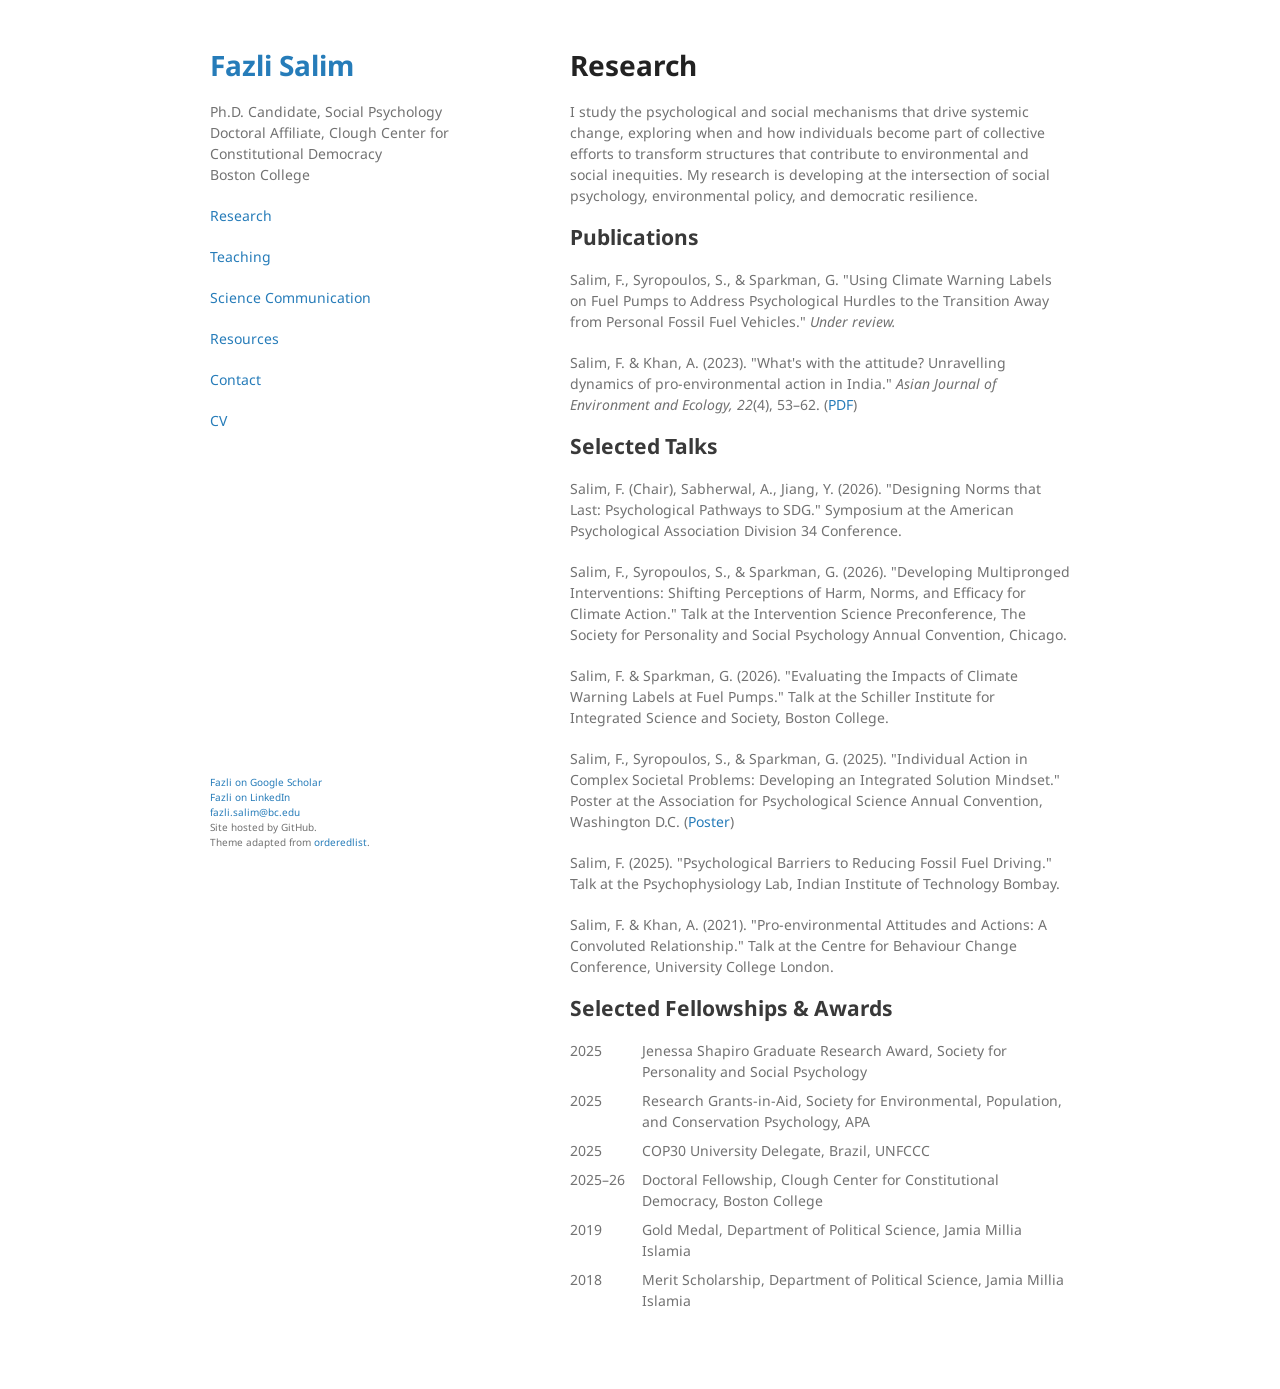
<file: index.html>
<!DOCTYPE html>
<html lang="en">
<head>
<meta charset="UTF-8">
<meta name="viewport" content="width=device-width, initial-scale=1.0">
<title>Fazli Salim</title>
<meta name="description" content="Fazli Salim is a doctoral researcher at Boston College studying the psychology of systemic change, collective action, and democratic resilience.">
<meta property="og:title" content="Fazli Salim">
<meta property="og:description" content="Doctoral Researcher, Boston College">
<meta property="og:image" content="https://www.fazlisalim.com/photo.jpg">
<link rel="preconnect" href="https://fonts.googleapis.com">
<link rel="preconnect" href="https://fonts.gstatic.com" crossorigin>
<link href="https://fonts.googleapis.com/css2?family=Noto+Sans:ital,wght@0,400;0,700;1,400;1,700&display=swap" rel="stylesheet">
<link rel="stylesheet" href="style.css">
</head>
<body>
<div class="wrapper">

<div class="sidebar">
<header>
  <h1><a href="index.html">Fazli Salim</a></h1>
  <p>
    Ph.D. Candidate, Social Psychology <br>
    Doctoral Affiliate, Clough Center for Constitutional Democracy<br>
    Boston College
  </p>
  <ul class="nav">
    <li><a href="index.html" aria-current="page">Research</a></li>
    <li><a href="teaching.html">Teaching</a></li>
    <li><a href="writing.html">Science Communication</a></li>
    <li><a href="resources.html">Resources</a></li>
    <li><a href="contact.html">Contact</a></li>
    <li><a href="mailto:fazli.salim@bc.edu">CV</a></li>
  </ul>
</header>

<footer>
  <p><a href="https://scholar.google.com/citations?user=O1HHYOkAAAAJ&amp;hl=en" target="_blank" rel="noopener">Fazli on Google Scholar</a></p>
  <p><a href="https://linkedin.com/in/fazlisalim" target="_blank" rel="noopener">Fazli on LinkedIn</a></p>
  <p><a href="mailto:fazli.salim@bc.edu">fazli.salim@bc.edu</a></p>
  <p>Site hosted by GitHub.</p>
  <p>Theme adapted from <a href="https://github.com/orderedlist/minimal" target="_blank" rel="noopener">orderedlist</a>.</p>
</footer>
</div>

<section>

<h1>Research</h1>

<p>I study the psychological and social mechanisms that drive systemic change, exploring when and how individuals become part of collective efforts to transform structures that contribute to environmental and social inequities. My research is developing at the intersection of social psychology, environmental policy, and democratic resilience.</p>

<h2>Publications</h2>
<p>Salim, F., Syropoulos, S., &amp; Sparkman, G. "Using Climate Warning Labels on Fuel Pumps to Address Psychological Hurdles to the Transition Away from Personal Fossil Fuel Vehicles." <em>Under review.</em></p>

<p>Salim, F. &amp; Khan, A. (2023). "What's with the attitude? Unravelling dynamics of pro-environmental action in India." <em>Asian Journal of Environment and Ecology, 22</em>(4), 53–62. (<a href="https://doi.org/10.9734/ajee/2023/v22i4507" target="_blank" rel="noopener">PDF</a>)</p>

<h2>Selected Talks</h2>

<p>Salim, F. (Chair), Sabherwal, A., Jiang, Y. (2026). "Designing Norms that Last: Psychological Pathways to SDG." Symposium at the American Psychological Association Division 34 Conference.</p>

<p>Salim, F., Syropoulos, S., &amp; Sparkman, G. (2026). "Developing Multipronged Interventions: Shifting Perceptions of Harm, Norms, and Efficacy for Climate Action." Talk at the Intervention Science Preconference, The Society for Personality and Social Psychology Annual Convention, Chicago.</p>

<p>Salim, F. &amp; Sparkman, G. (2026). "Evaluating the Impacts of Climate Warning Labels at Fuel Pumps." Talk at the Schiller Institute for Integrated Science and Society, Boston College.</p>

<p>Salim, F., Syropoulos, S., &amp; Sparkman, G. (2025). "Individual Action in Complex Societal Problems: Developing an Integrated Solution Mindset." Poster at the Association for Psychological Science Annual Convention, Washington D.C. (<a href="https://drive.google.com/file/d/1IQ4HO59A5unXe9Um09n6_ifIgLDHD_HW/view?usp=sharing" target="_blank" rel="noopener">Poster</a>)</p>

<p>Salim, F. (2025). "Psychological Barriers to Reducing Fossil Fuel Driving." Talk at the Psychophysiology Lab, Indian Institute of Technology Bombay.</p>

<p>Salim, F. &amp; Khan, A. (2021). "Pro-environmental Attitudes and Actions: A Convoluted Relationship." Talk at the Centre for Behaviour Change Conference, University College London.</p>

<h2>Selected Fellowships &amp; Awards</h2>

<table class="cv">
    <tr><td class="year">2025</td><td>Jenessa Shapiro Graduate Research Award, Society for Personality and Social Psychology</td></tr>
    <tr><td class="year">2025</td><td>Research Grants-in-Aid, Society for Environmental, Population, and Conservation Psychology, APA</td></tr>
  <tr><td class="year">2025</td><td>COP30 University Delegate, Brazil, UNFCCC</td></tr>
  <tr><td class="year">2025–26</td><td>Doctoral Fellowship, Clough Center for Constitutional Democracy, Boston College</td></tr>
  <tr><td class="year">2019</td><td>Gold Medal, Department of Political Science, Jamia Millia Islamia</td></tr>
  <tr><td class="year">2018</td><td>Merit Scholarship, Department of Political Science, Jamia Millia Islamia</td></tr>
</table>

</section>

</div>
</body>
</html>
</file>
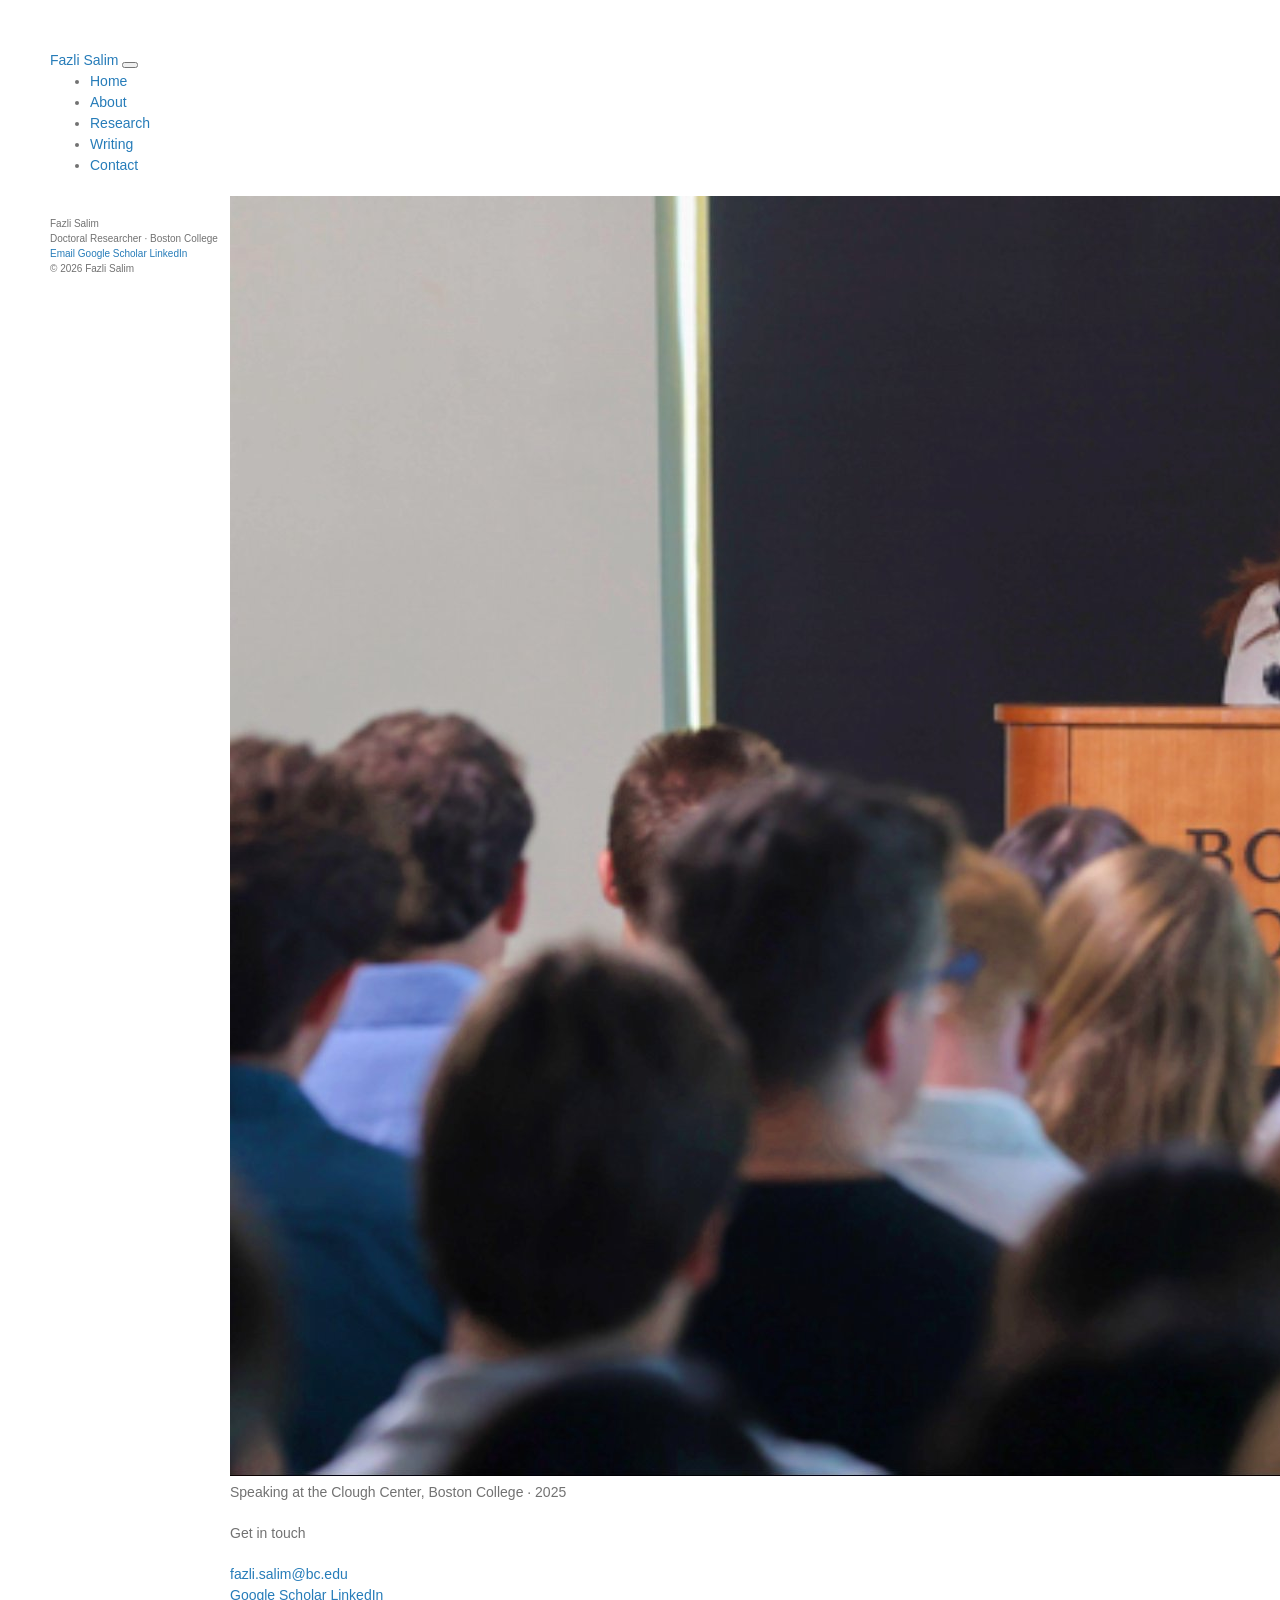
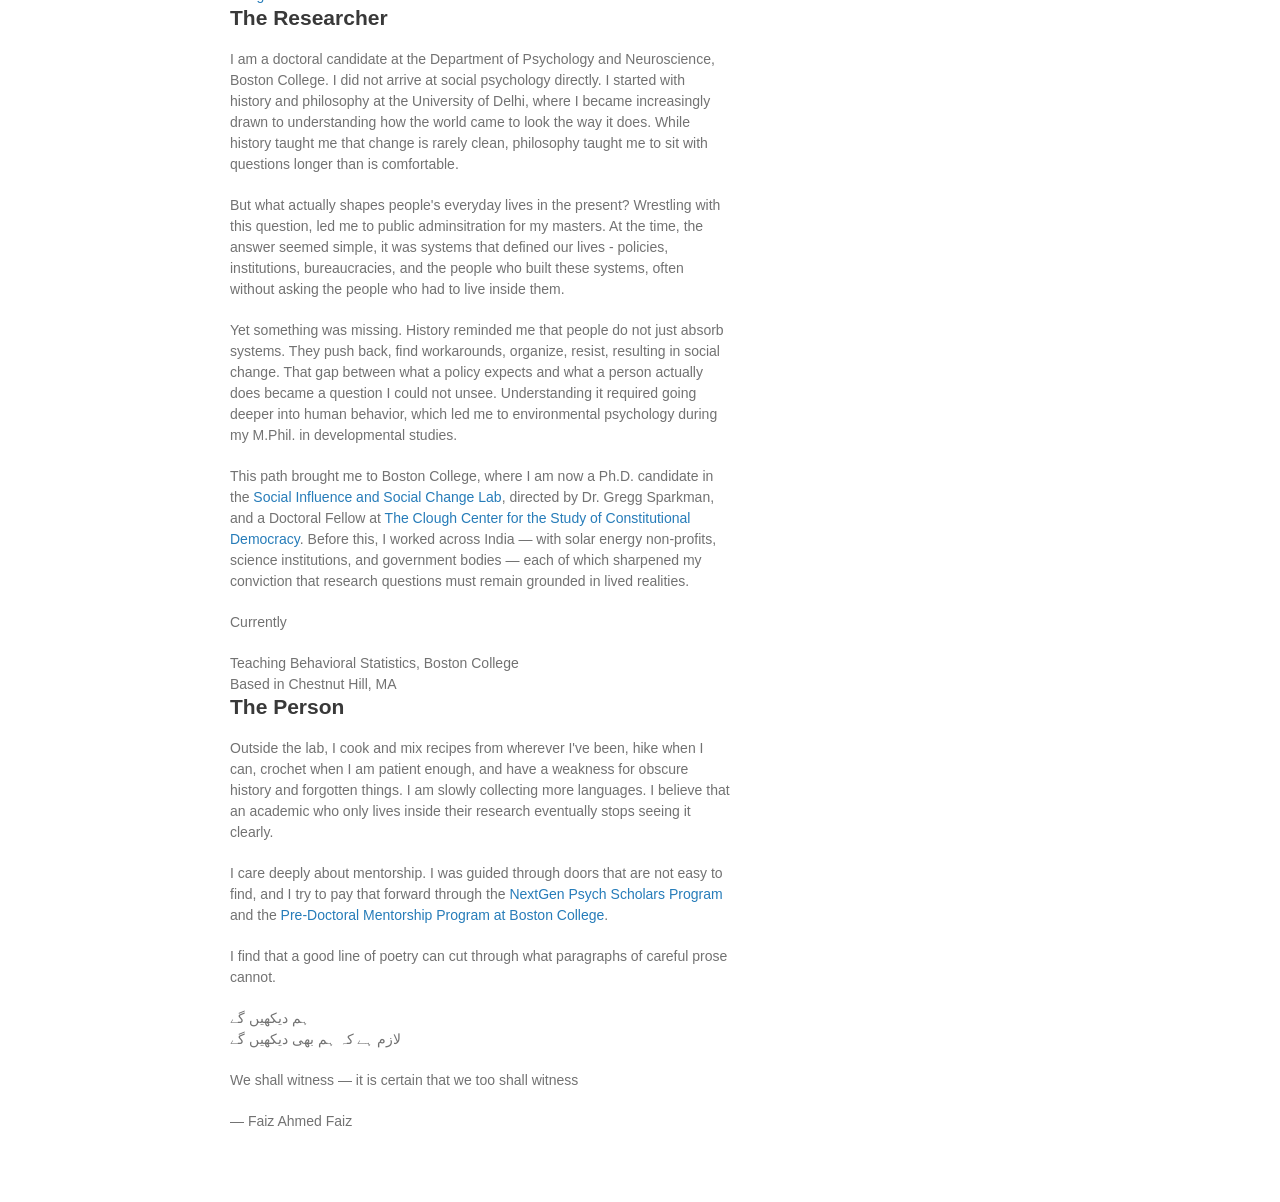
<file: about.html>
<!DOCTYPE html>
<html lang="en">
<head>
<meta charset="UTF-8">
<meta name="viewport" content="width=device-width, initial-scale=1.0">
<title>About — Fazli Salim</title>
<link rel="preconnect" href="https://fonts.googleapis.com">
<link rel="preconnect" href="https://fonts.gstatic.com" crossorigin>
<link href="https://fonts.googleapis.com/css2?family=Cormorant+Garamond:ital,wght@0,300;0,400;0,500;0,600;1,300;1,400&family=DM+Sans:wght@300;400;500&family=Noto+Nastaliq+Urdu:wght@400;700&display=swap" rel="stylesheet">
<link rel="stylesheet" href="style.css">
</head>
<body>
<nav class="nav" id="nav">
  <div class="nav-inner">
    <a href="index.html" class="nav-logo">Fazli Salim</a>
    <button class="nav-toggle" id="nav-toggle" aria-label="Toggle menu"><span></span><span></span><span></span></button>
    <ul class="nav-links" id="nav-links">
      <li><a href="index.html" class="nav-link">Home</a></li>
      <li><a href="about.html" class="nav-link active">About</a></li>
      <li><a href="research.html" class="nav-link">Research</a></li>
      <li><a href="writing.html" class="nav-link">Writing</a></li>
      <li><a href="contact.html" class="nav-link nav-link-cta">Contact</a></li>
    </ul>
  </div>
</nav>

<section class="page-hero">
  <div class="container">
    <span class="section-label">About</span>
    <h1 class="page-title">About Me</h1>
  </div>
</section>

<section class="section">
  <div class="container about-layout">
    <div class="about-photo-col">
      <div class="about-photo-frame">
        <img src="photo-speaking.png" alt="Fazli Salim speaking at the Clough Center, Boston College" class="about-photo">
        <p class="about-photo-caption">Speaking at the Clough Center, Boston College · 2025</p>
      </div>
      <div class="about-contact-card">
        <p class="about-contact-label">Get in touch</p>
        <a href="mailto:fazli.salim@bc.edu" class="about-email">fazli.salim@bc.edu</a>
        <div class="about-social-links">
          <a href="https://scholar.google.com" target="_blank" class="about-social-link">Google Scholar</a>
          <a href="https://linkedin.com/in/fazlisalim" target="_blank" class="about-social-link">LinkedIn</a>
        </div>
      </div>
    </div>

    <div class="about-text-col">
      <h2 class="about-section-h">The Researcher</h2>
      <p>I am a doctoral candidate at the Department of Psychology and Neuroscience, Boston College. I did not arrive at social psychology directly. I started with history and philosophy at the University of Delhi, where I became increasingly drawn to understanding how the world came to look the way it does. While history taught me that change is rarely clean, philosophy taught me to sit with questions longer than is comfortable.</p>
      <p>But what actually shapes people's everyday lives in the present? Wrestling with this question, led me to public adminsitration for my masters. At the time, the answer seemed simple, it was systems that defined our lives - policies, institutions, bureaucracies, and the people who built these systems, often without asking the people who had to live inside them. </p>
      <p>Yet something was missing. History reminded me that people do not just absorb systems. They push back, find workarounds, organize, resist, resulting in social change. That gap between what a policy expects and what a person actually does became a question I could not unsee. Understanding it required going deeper into human behavior, which led me to environmental psychology during my M.Phil. in developmental studies. </p>
      <p>This path brought me to Boston College, where I am now a Ph.D. candidate in the <a href="https://www.bc.edu/bc-web/schools/morrissey/departments/psychology-neuroscience/labs/sparkman-lab.html" target="_blank" class="inline-link">Social Influence and Social Change Lab</a>, directed by Dr. Gregg Sparkman, and a Doctoral Fellow at <a href="https://www.bc.edu/content/bc-web/centers/clough.html" target="_blank" class="inline-link">The Clough Center for the Study of Constitutional Democracy</a>. Before this, I worked across India — with solar energy non-profits, science institutions, and government bodies — each of which sharpened my conviction that research questions must remain grounded in lived realities.</p>
 <div class="currently-block">
        <p class="currently-title">Currently</p>
        <div class="currently-table">
          <div class="currently-row">
            <span class="currently-label">Teaching</span>
            <span class="currently-value">Behavioral Statistics, Boston College</span>
          </div>
      <div class="currently-row">
            <span class="currently-label">Based in</span>
            <span class="currently-value">Chestnut Hill, MA</span>
          </div>
      <h2 class="about-section-h">The Person</h2>
      <p>Outside the lab, I cook and mix recipes from wherever I've been, hike when I can, crochet when I am patient enough, and have a weakness for obscure history and forgotten things. I am slowly collecting more languages. I believe that an academic who only lives inside their research eventually stops seeing it clearly.</p>
      <p>I care deeply about mentorship. I was guided through doors that are not easy to find, and I try to pay that forward through the <a href="https://nextgenpsychscholars.com/" target="_blank" class="inline-link">NextGen Psych Scholars Program</a> and the <a href="https://www.bc.edu/bc-web/schools/morrissey/departments/psychology-neuroscience/graduate/doctoral-program.html" target="_blank" class="inline-link">Pre-Doctoral Mentorship Program at Boston College</a>.</p>

      <p>I find that a good line of poetry can cut through what paragraphs of careful prose cannot.</p>

      <div class="faiz-block">
        <p class="faiz-urdu">ہم دیکھیں گے<br>لازم ہے کہ ہم بھی دیکھیں گے</p>
        <p class="faiz-translation">We shall witness — it is certain that we too shall witness</p>
        <p class="faiz-attribution">— Faiz Ahmed Faiz</p>
      </div>

     
          
        </div>
      </div>
    </div>
  </div>
</section>

<footer class="footer">
  <div class="container footer-inner">
    <div class="footer-left">
      <p class="footer-name">Fazli Salim</p>
      <p class="footer-role">Doctoral Researcher · Boston College</p>
    </div>
    <div class="footer-links">
      <a href="mailto:fazli.salim@bc.edu" class="footer-link">Email</a>
      <a href="https://scholar.google.com" target="_blank" class="footer-link">Google Scholar</a>
      <a href="https://linkedin.com/in/fazlisalim" target="_blank" class="footer-link">LinkedIn</a>
    </div>
  </div>
  <div class="container"><p class="footer-copy">© 2026 Fazli Salim</p></div>
</footer>
<script src="script.js"></script>
</body>
</html>
</file>
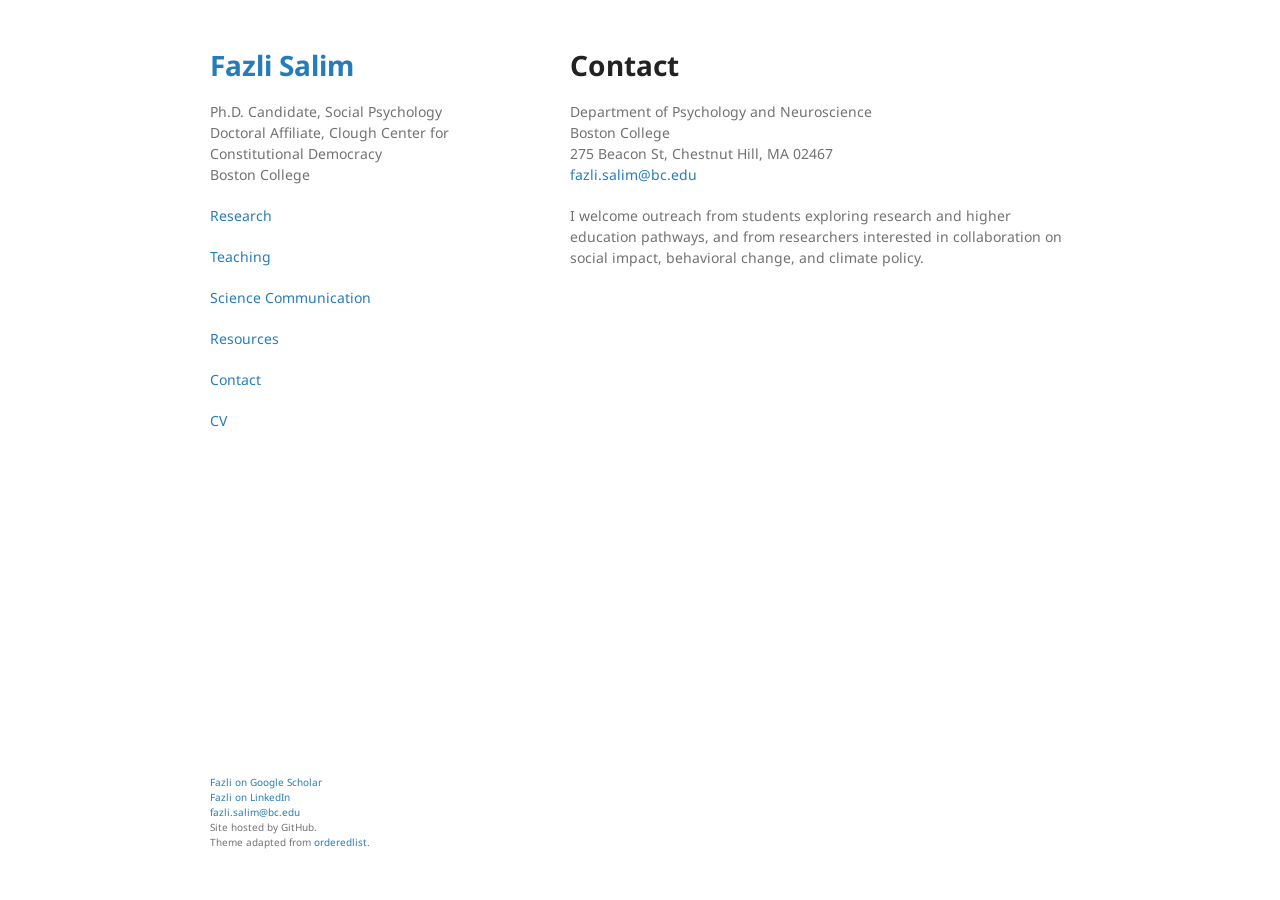
<file: contact.html>
<!DOCTYPE html>
<html lang="en">
<head>
<meta charset="UTF-8">
<meta name="viewport" content="width=device-width, initial-scale=1.0">
<title>Contact — Fazli Salim</title>
<link rel="preconnect" href="https://fonts.googleapis.com">
<link rel="preconnect" href="https://fonts.gstatic.com" crossorigin>
<link href="https://fonts.googleapis.com/css2?family=Noto+Sans:ital,wght@0,400;0,700;1,400;1,700&display=swap" rel="stylesheet">
<link rel="stylesheet" href="style.css">
</head>
<body>
<div class="wrapper">

<div class="sidebar">
<header>
  <h1><a href="index.html">Fazli Salim</a></h1>
  <p>
    Ph.D. Candidate, Social Psychology <br>
    Doctoral Affiliate, Clough Center for Constitutional Democracy<br>
    Boston College
  </p>
  <ul class="nav">
    <li><a href="index.html">Research</a></li>
    <li><a href="teaching.html">Teaching</a></li>
    <li><a href="writing.html">Science Communication</a></li>
    <li><a href="resources.html">Resources</a></li>
    <li><a href="contact.html" aria-current="page">Contact</a></li>
    <li><a href="mailto:fazli.salim@bc.edu">CV</a></li>
  </ul>
</header>

<footer>
  <p><a href="https://scholar.google.com/citations?user=O1HHYOkAAAAJ&amp;hl=en" target="_blank" rel="noopener">Fazli on Google Scholar</a></p>
  <p><a href="https://linkedin.com/in/fazlisalim" target="_blank" rel="noopener">Fazli on LinkedIn</a></p>
  <p><a href="mailto:fazli.salim@bc.edu">fazli.salim@bc.edu</a></p>
  <p>Site hosted by GitHub.</p>
  <p>Theme adapted from <a href="https://github.com/orderedlist/minimal" target="_blank" rel="noopener">orderedlist</a>.</p>
</footer>
</div>

<section>

<h1>Contact</h1>

<p>
  Department of Psychology and Neuroscience<br>
  Boston College<br>
  275 Beacon St, Chestnut Hill, MA 02467<br>
  <a href="mailto:fazli.salim@bc.edu">fazli.salim@bc.edu</a>
</p>

<p>I welcome outreach from students exploring research and higher education pathways, and from researchers interested in collaboration on social impact, behavioral change, and climate policy.</p>

</section>

</div>
</body>
</html>
</file>
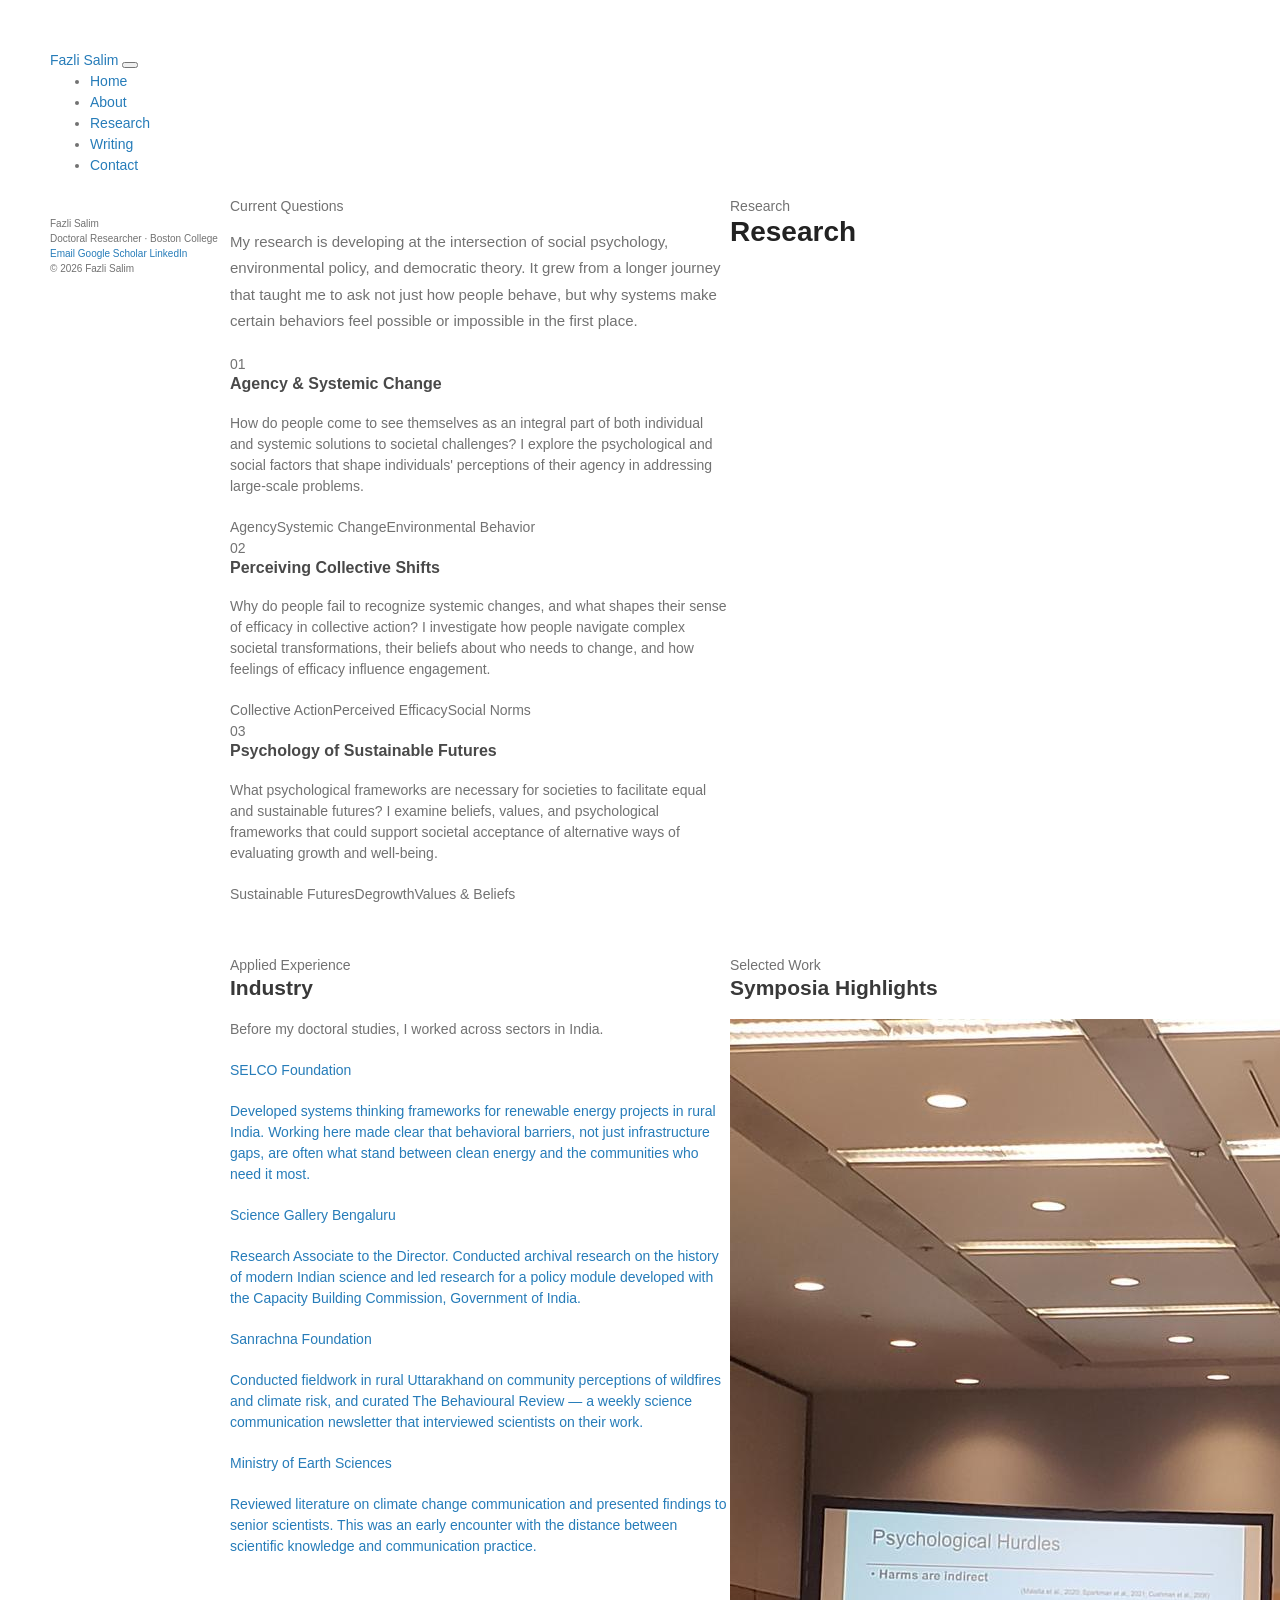
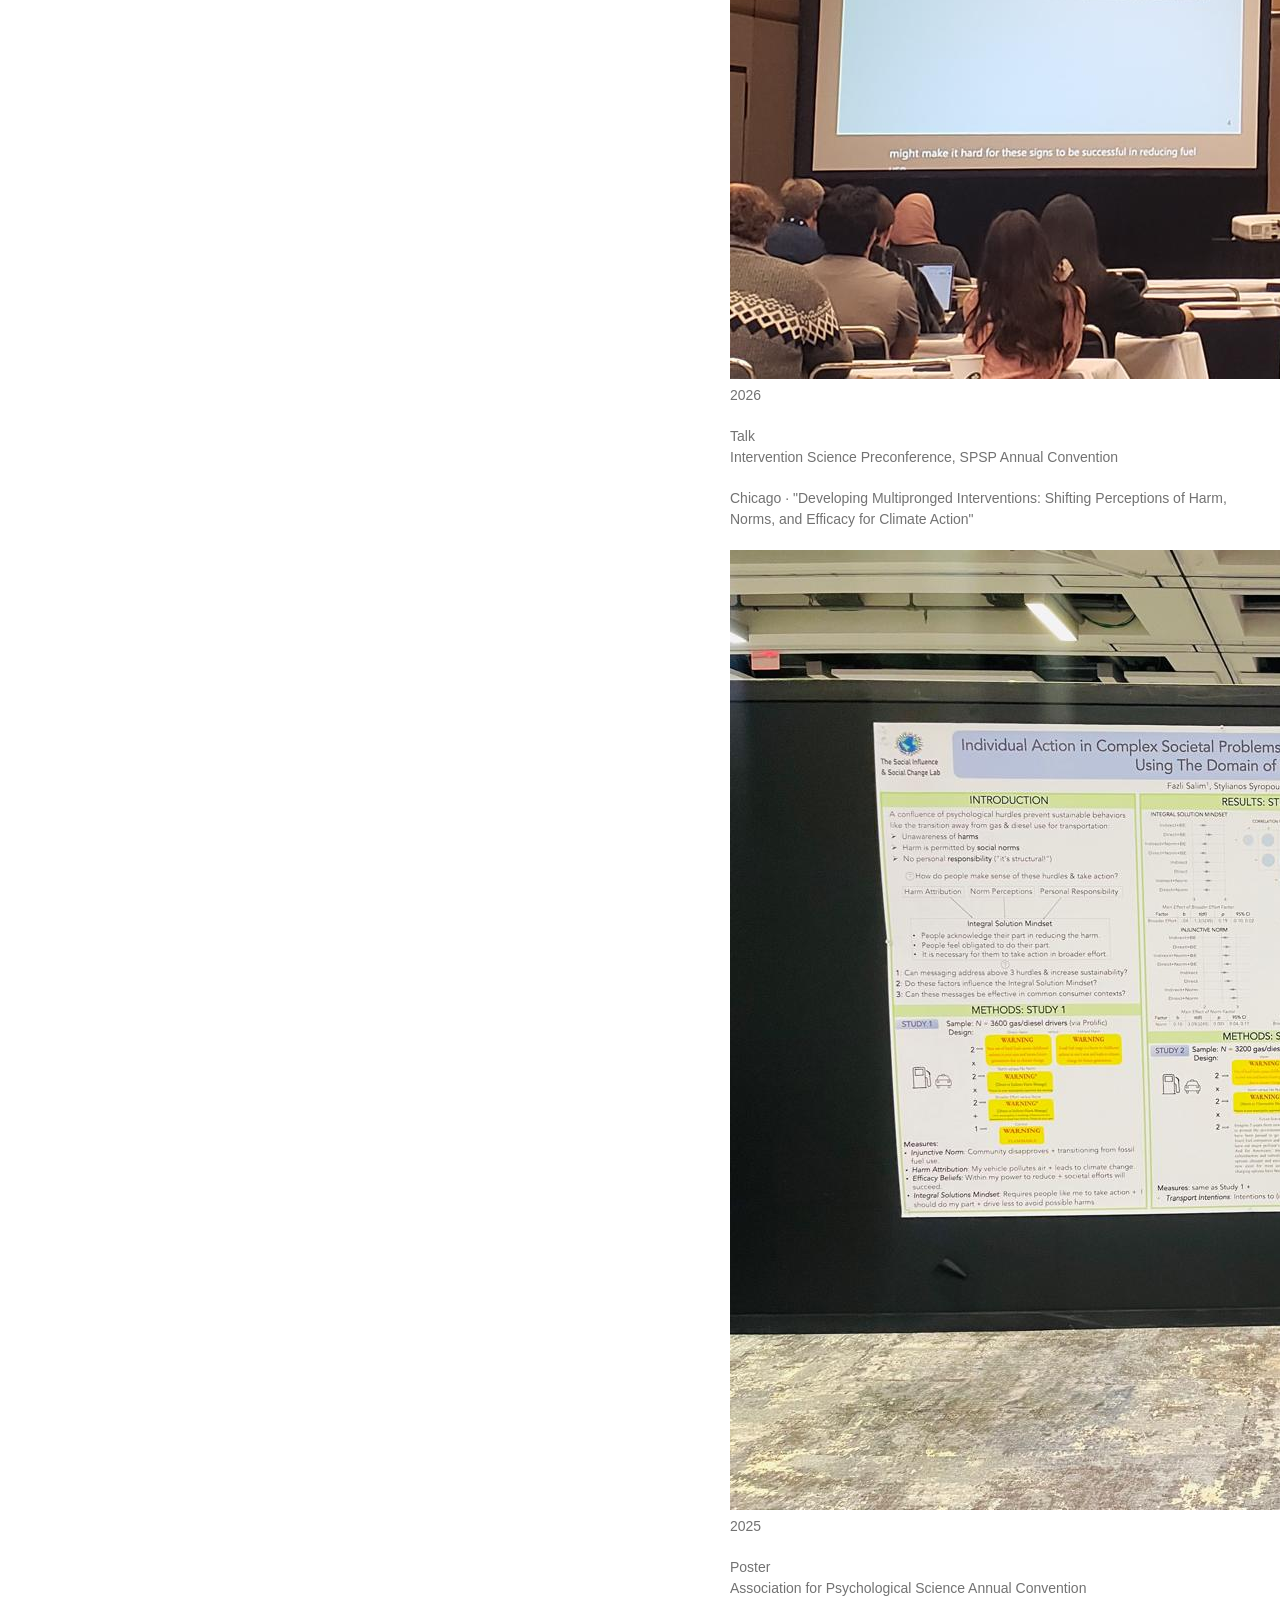
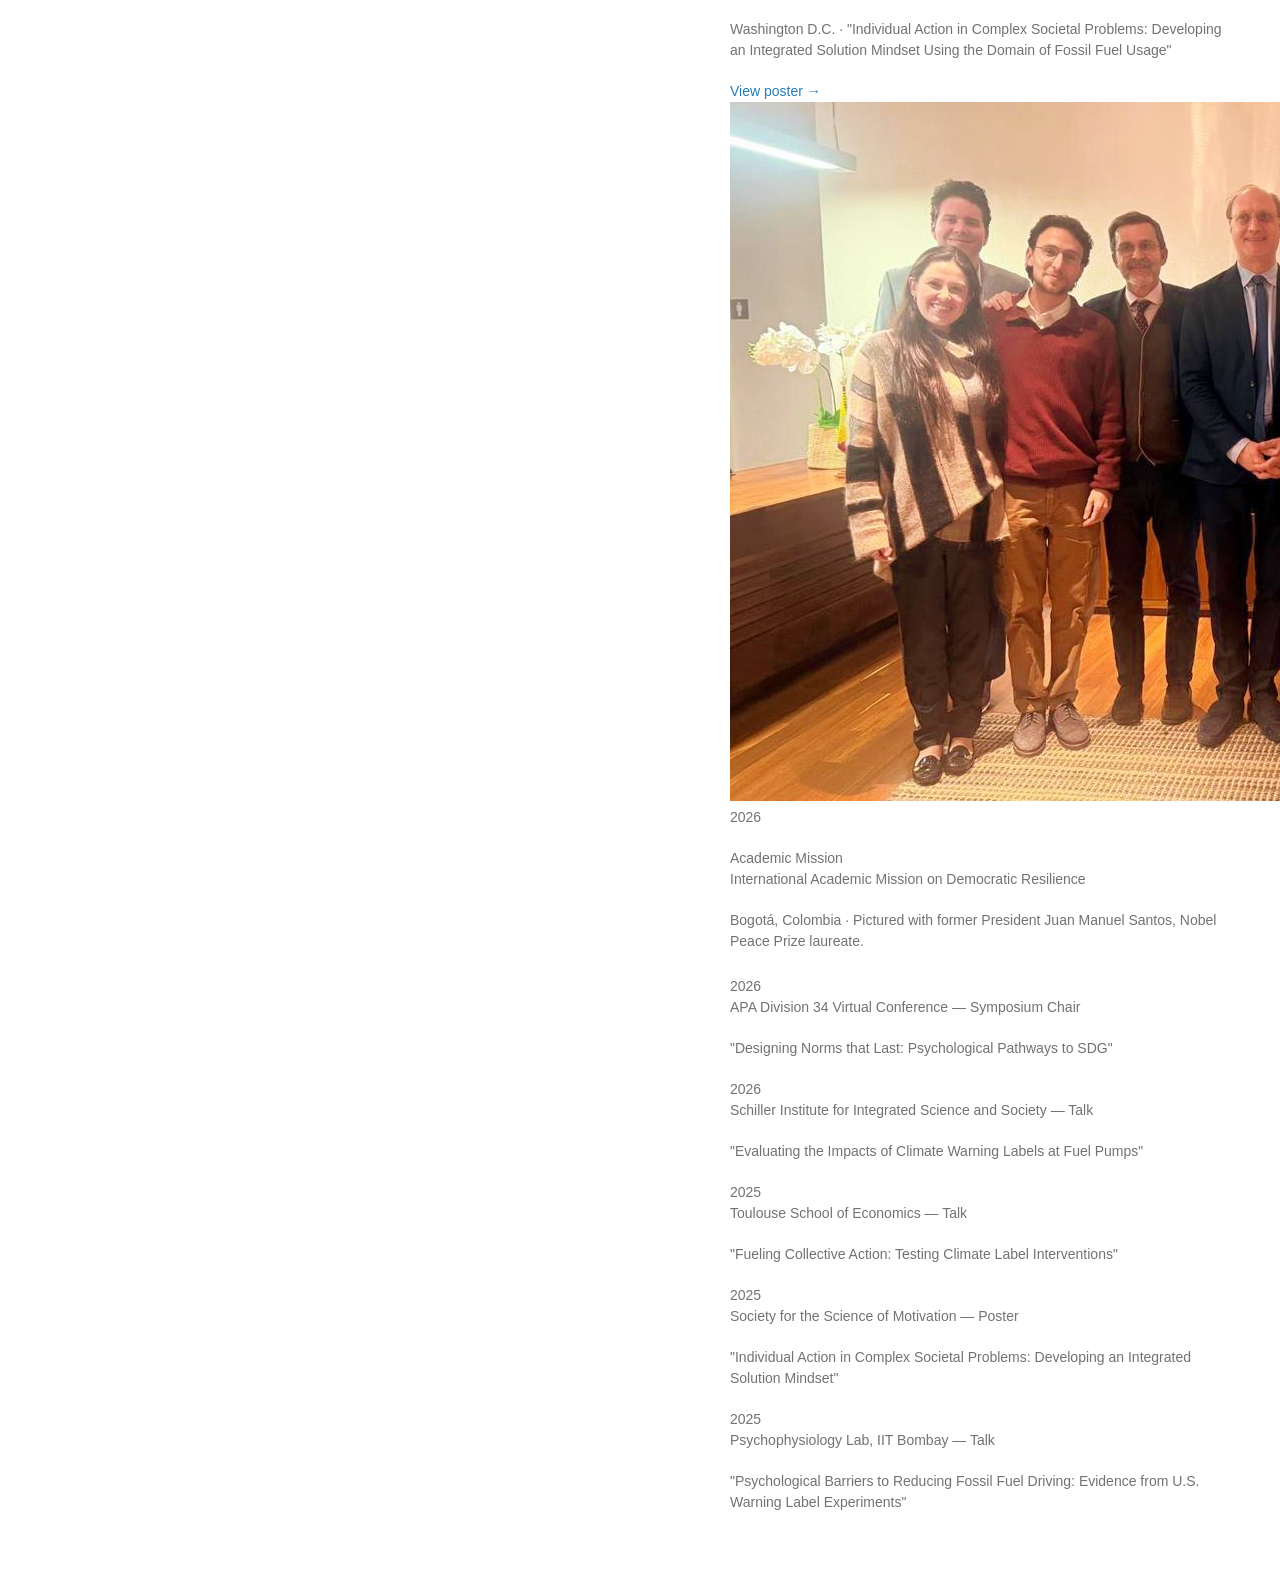
<file: research.html>
<!DOCTYPE html>
<html lang="en">
<head>
<meta charset="UTF-8">
<meta name="viewport" content="width=device-width, initial-scale=1.0">
<title>Research — Fazli Salim</title>
<link rel="preconnect" href="https://fonts.googleapis.com">
<link rel="preconnect" href="https://fonts.gstatic.com" crossorigin>
<link href="https://fonts.googleapis.com/css2?family=Cormorant+Garamond:ital,wght@0,300;0,400;0,500;0,600;1,300;1,400&family=DM+Sans:wght@300;400;500&display=swap" rel="stylesheet">
<link rel="stylesheet" href="style.css">
</head>
<body>
<nav class="nav" id="nav">
  <div class="nav-inner">
    <a href="index.html" class="nav-logo">Fazli Salim</a>
    <button class="nav-toggle" id="nav-toggle" aria-label="Toggle menu"><span></span><span></span><span></span></button>
    <ul class="nav-links" id="nav-links">
      <li><a href="index.html" class="nav-link">Home</a></li>
      <li><a href="about.html" class="nav-link">About</a></li>
      <li><a href="research.html" class="nav-link active">Research</a></li>
      <li><a href="writing.html" class="nav-link">Writing</a></li>
      <li><a href="contact.html" class="nav-link nav-link-cta">Contact</a></li>
    </ul>
  </div>
</nav>

<section class="page-hero">
  <div class="container">
    <span class="section-label">Research</span>
    <h1 class="page-title">Research</h1>
  </div>
</section>

<section class="section">
  <div class="container">
    <div style="margin-top:0">
      <span class="section-label">Current Questions</span>
      <p style="margin-top:0.75rem; color:var(--ink-secondary); font-size:0.9375rem; line-height:1.75; max-width:68ch;">My research is developing at the intersection of social psychology, environmental policy, and democratic theory. It grew from a longer journey that taught me to ask not just how people behave, but why systems make certain behaviors feel possible or impossible in the first place.</p>
    </div>
    <div class="rq-list">
      <div class="rq-item">
        <div class="rq-num-col"><span class="rq-num">01</span></div>
        <div class="rq-content">
          <h3 class="rq-title">Agency &amp; Systemic Change</h3>
          <p class="rq-body">How do people come to see themselves as an integral part of both individual and systemic solutions to societal challenges? I explore the psychological and social factors that shape individuals' perceptions of their agency in addressing large-scale problems.</p>
          <div class="rq-tags"><span class="tag">Agency</span><span class="tag">Systemic Change</span><span class="tag">Environmental Behavior</span></div>
        </div>
      </div>
      <div class="rq-item">
        <div class="rq-num-col"><span class="rq-num">02</span></div>
        <div class="rq-content">
          <h3 class="rq-title">Perceiving Collective Shifts</h3>
          <p class="rq-body">Why do people fail to recognize systemic changes, and what shapes their sense of efficacy in collective action? I investigate how people navigate complex societal transformations, their beliefs about who needs to change, and how feelings of efficacy influence engagement.</p>
          <div class="rq-tags"><span class="tag">Collective Action</span><span class="tag">Perceived Efficacy</span><span class="tag">Social Norms</span></div>
        </div>
      </div>
      <div class="rq-item">
        <div class="rq-num-col"><span class="rq-num">03</span></div>
        <div class="rq-content">
          <h3 class="rq-title">Psychology of Sustainable Futures</h3>
          <p class="rq-body">What psychological frameworks are necessary for societies to facilitate equal and sustainable futures? I examine beliefs, values, and psychological frameworks that could support societal acceptance of alternative ways of evaluating growth and well-being.</p>
          <div class="rq-tags"><span class="tag">Sustainable Futures</span><span class="tag">Degrowth</span><span class="tag">Values &amp; Beliefs</span></div>
        </div>
      </div>
    </div>
  </div>
</section>

<section class="section section-alt">
  <div class="container">
    <span class="section-label">Selected Work</span>
    <h2 class="section-title">Symposia Highlights</h2>

    <div class="pres-photo-card">
      <img src="photo-intervention-science.jpg" alt="Talk at Intervention Science Preconference, SPSP Chicago 2026" class="pres-photo-card-img">
      <div class="pres-photo-card-content">
        <p class="pres-photo-card-year">2026</p>
        <span class="pres-photo-card-role"> Talk</span>
        <p class="pres-photo-card-conf">Intervention Science Preconference, SPSP Annual Convention</p>
        <p class="pres-photo-card-detail">Chicago · "Developing Multipronged Interventions: Shifting Perceptions of Harm, Norms, and Efficacy for Climate Action"</p>
      </div>
    </div>

    <div class="pres-photo-card">
      <img src="photo-aps-poster.jpg" alt="Poster presentation at APS Annual Convention, Washington DC 2025" class="pres-photo-card-img">
      <div class="pres-photo-card-content">
        <p class="pres-photo-card-year">2025</p>
        <span class="pres-photo-card-role">Poster</span>
        <p class="pres-photo-card-conf">Association for Psychological Science Annual Convention</p>
        <p class="pres-photo-card-detail">Washington D.C. · "Individual Action in Complex Societal Problems: Developing an Integrated Solution Mindset Using the Domain of Fossil Fuel Usage"</p>
        <a href="https://drive.google.com/file/d/1IQ4HO59A5unXe9Um09n6_ifIgLDHD_HW/view?usp=sharing" target="_blank" class="pres-link">View poster →</a>
      </div>
    </div>

    <div class="pres-photo-card">
      <img src="photo-bogota-santos.jpg" alt="With former President Juan Manuel Santos in Bogota, Colombia 2026" class="pres-photo-card-img">
      <div class="pres-photo-card-content">
        <p class="pres-photo-card-year">2026</p>
        <span class="pres-photo-card-role">Academic Mission</span>
        <p class="pres-photo-card-conf">International Academic Mission on Democratic Resilience</p>
        <p class="pres-photo-card-detail">Bogotá, Colombia · Pictured with former President Juan Manuel Santos, Nobel Peace Prize laureate.</p>
      </div>
    </div>

    <div class="pres-list" style="margin-top:1.5rem">
      <div class="pres-item">
        <span class="pres-year">2026</span>
        <div class="pres-detail">
          <p class="pres-conf">APA Division 34 Virtual Conference <span class="pres-role">— Symposium Chair</span></p>
          <p class="pres-loc">"Designing Norms that Last: Psychological Pathways to SDG"</p>
        </div>
      </div>
      <div class="pres-item">
        <span class="pres-year">2026</span>
        <div class="pres-detail">
          <p class="pres-conf">Schiller Institute for Integrated Science and Society <span class="pres-role">— Talk</span></p>
          <p class="pres-loc">"Evaluating the Impacts of Climate Warning Labels at Fuel Pumps"</p>
        </div>
      </div>
      <div class="pres-item">
        <span class="pres-year">2025</span>
        <div class="pres-detail">
          <p class="pres-conf">Toulouse School of Economics <span class="pres-role">— Talk</span></p>
          <p class="pres-loc">"Fueling Collective Action: Testing Climate Label Interventions"</p>
        </div>
      </div>
      <div class="pres-item">
        <span class="pres-year">2025</span>
        <div class="pres-detail">
          <p class="pres-conf">Society for the Science of Motivation <span class="pres-role">— Poster</span></p>
          <p class="pres-loc">"Individual Action in Complex Societal Problems: Developing an Integrated Solution Mindset"</p>
        </div>
      </div>
      <div class="pres-item">
        <span class="pres-year">2025</span>
        <div class="pres-detail">
          <p class="pres-conf">Psychophysiology Lab, IIT Bombay <span class="pres-role">— Talk</span></p>
          <p class="pres-loc">"Psychological Barriers to Reducing Fossil Fuel Driving: Evidence from U.S. Warning Label Experiments"</p>
        </div>
      </div>
    </div>
  </div>
</section>

<section class="section industry-section">
  <div class="container">
    <span class="section-label">Applied Experience</span>
    <h2 class="section-title">Industry</h2>
    <p class="industry-intro">Before my doctoral studies, I worked across sectors in India.</p>
    <div class="collab-grid">
      <a href="https://selcofoundation.org" class="collab-card collab-card-link">
        <div class="collab-logo-wrap"></div>
        <p class="collab-name">SELCO Foundation</p>
        <p class="collab-desc">Developed systems thinking frameworks for renewable energy projects in rural India. Working here made clear that behavioral barriers, not just infrastructure gaps, are often what stand between clean energy and the communities who need it most.</p>
      </a>
      <a href="https://bengaluru.sciencegallery.com" target="_blank" class="collab-card collab-card-link">
        <div class="collab-logo-wrap"></div>
        <p class="collab-name">Science Gallery Bengaluru</p>
        <p class="collab-desc">Research Associate to the Director. Conducted archival research on the history of modern Indian science and led research for a policy module developed with the Capacity Building Commission, Government of India.</p>
      </a>
      <a href="#" class="collab-card collab-card-link">
        <div class="collab-logo-wrap"></div>
        <p class="collab-name">Sanrachna Foundation</p>
        <p class="collab-desc">Conducted fieldwork in rural Uttarakhand on community perceptions of wildfires and climate risk, and curated The Behavioural Review — a weekly science communication newsletter that interviewed scientists on their work.</p>
      </a>
      <a href="https://www.moes.gov.in" target="_blank" class="collab-card collab-card-link">
        <div class="collab-logo-wrap"></div>
        <p class="collab-name">Ministry of Earth Sciences</p>
        <p class="collab-desc">Reviewed literature on climate change communication and presented findings to senior scientists. This was an early encounter with the distance between scientific knowledge and communication practice.</p>
      </a>
    </div>
  </div>
</section>

<footer class="footer">
  <div class="container footer-inner">
    <div class="footer-left">
      <p class="footer-name">Fazli Salim</p>
      <p class="footer-role">Doctoral Researcher · Boston College</p>
    </div>
    <div class="footer-links">
      <a href="mailto:fazli.salim@bc.edu" class="footer-link">Email</a>
      <a href="https://scholar.google.com" target="_blank" class="footer-link">Google Scholar</a>
      <a href="https://linkedin.com/in/fazlisalim" target="_blank" class="footer-link">LinkedIn</a>
    </div>
  </div>
  <div class="container"><p class="footer-copy">© 2026 Fazli Salim</p></div>
</footer>
<script src="script.js"></script>
</body>
</html>
</file>
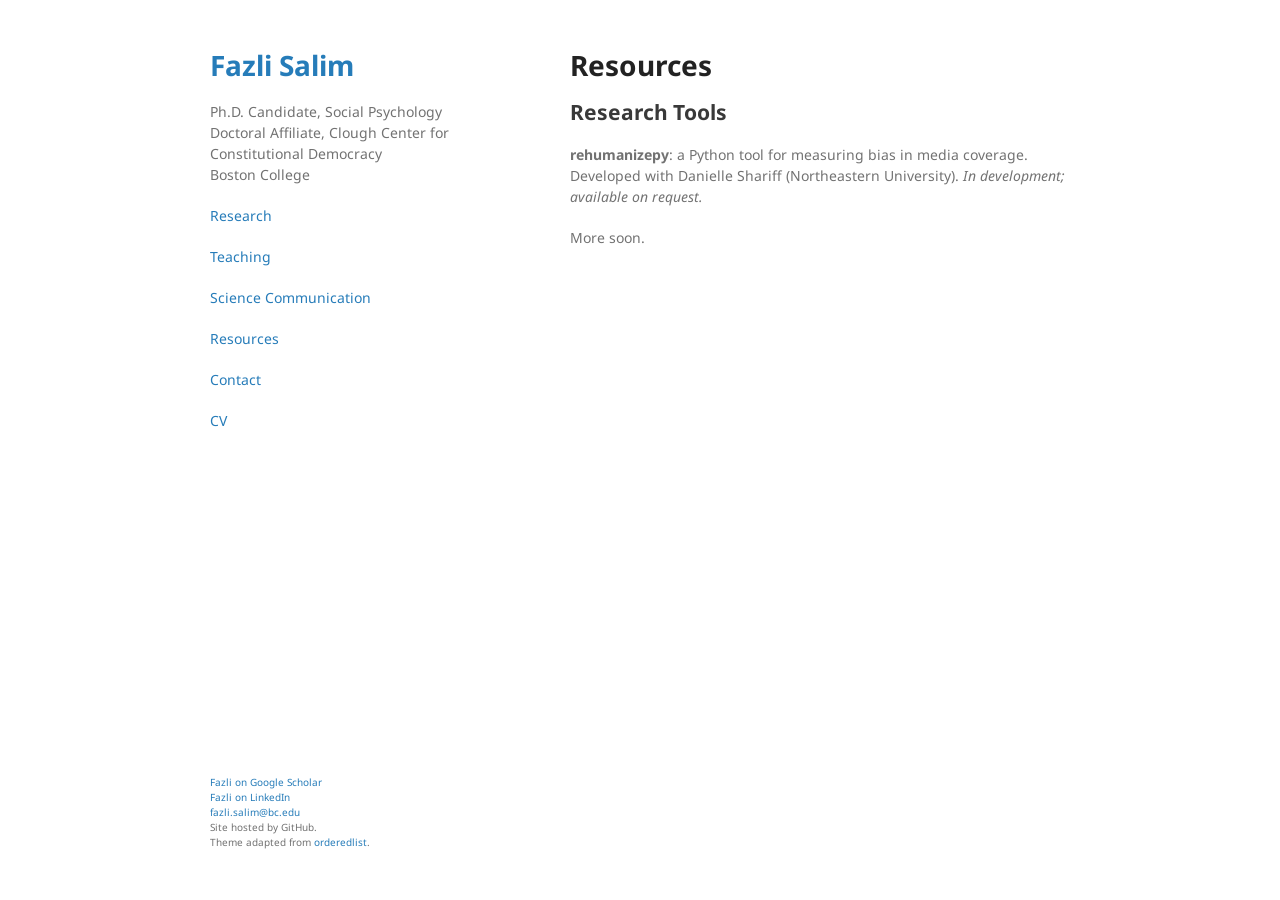
<file: resources.html>
<!DOCTYPE html>
<html lang="en">
<head>
<meta charset="UTF-8">
<meta name="viewport" content="width=device-width, initial-scale=1.0">
<title>Resources — Fazli Salim</title>
<link rel="preconnect" href="https://fonts.googleapis.com">
<link rel="preconnect" href="https://fonts.gstatic.com" crossorigin>
<link href="https://fonts.googleapis.com/css2?family=Noto+Sans:ital,wght@0,400;0,700;1,400;1,700&display=swap" rel="stylesheet">
<link rel="stylesheet" href="style.css">
</head>
<body>
<div class="wrapper">

<div class="sidebar">
<header>
  <h1><a href="index.html">Fazli Salim</a></h1>
  <p>
    Ph.D. Candidate, Social Psychology <br>
    Doctoral Affiliate, Clough Center for Constitutional Democracy<br>
    Boston College
  </p>
  <ul class="nav">
    <li><a href="index.html">Research</a></li>
    <li><a href="teaching.html">Teaching</a></li>
    <li><a href="writing.html">Science Communication</a></li>
    <li><a href="resources.html" aria-current="page">Resources</a></li>
    <li><a href="contact.html">Contact</a></li>
    <li><a href="mailto:fazli.salim@bc.edu">CV</a></li>
  </ul>
</header>

<footer>
  <p><a href="https://scholar.google.com/citations?user=O1HHYOkAAAAJ&amp;hl=en" target="_blank" rel="noopener">Fazli on Google Scholar</a></p>
  <p><a href="https://linkedin.com/in/fazlisalim" target="_blank" rel="noopener">Fazli on LinkedIn</a></p>
  <p><a href="mailto:fazli.salim@bc.edu">fazli.salim@bc.edu</a></p>
  <p>Site hosted by GitHub.</p>
  <p>Theme adapted from <a href="https://github.com/orderedlist/minimal" target="_blank" rel="noopener">orderedlist</a>.</p>
</footer>
</div>

<section>

<h1>Resources</h1>

<h2>Research Tools</h2>

<p><strong>rehumanizepy</strong>: a Python tool for measuring bias in media coverage. Developed with Danielle Shariff (Northeastern University). <em>In development; available on request.</em></p>
<p>More soon.</p>

</section>

</div>
</body>
</html>
</file>
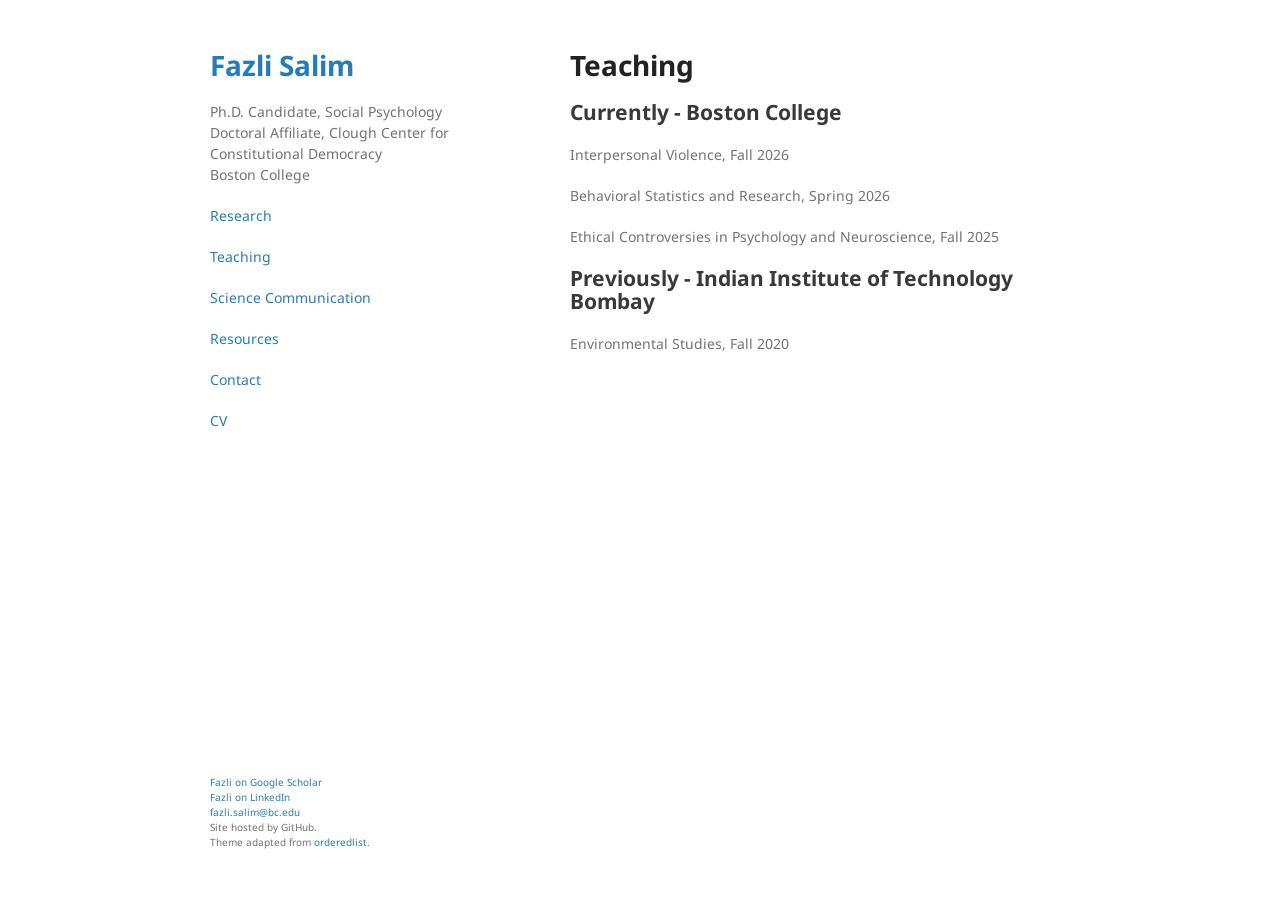
<file: teaching.html>
<!DOCTYPE html>
<html lang="en">
<head>
<meta charset="UTF-8">
<meta name="viewport" content="width=device-width, initial-scale=1.0">
<title>Teaching — Fazli Salim</title>
<link rel="preconnect" href="https://fonts.googleapis.com">
<link rel="preconnect" href="https://fonts.gstatic.com" crossorigin>
<link href="https://fonts.googleapis.com/css2?family=Noto+Sans:ital,wght@0,400;0,700;1,400;1,700&display=swap" rel="stylesheet">
<link rel="stylesheet" href="style.css">
</head>
<body>
<div class="wrapper">

<div class="sidebar">
<header>
  <h1><a href="index.html">Fazli Salim</a></h1>
  <p>
    Ph.D. Candidate, Social Psychology <br>
    Doctoral Affiliate, Clough Center for Constitutional Democracy<br>
    Boston College
  </p>
  <ul class="nav">
    <li><a href="index.html">Research</a></li>
    <li><a href="teaching.html" aria-current="page">Teaching</a></li>
    <li><a href="writing.html">Science Communication</a></li>
    <li><a href="resources.html">Resources</a></li>
    <li><a href="contact.html">Contact</a></li>
    <li><a href="mailto:fazli.salim@bc.edu">CV</a></li>
  </ul>
</header>

<footer>
  <p><a href="https://scholar.google.com/citations?user=O1HHYOkAAAAJ&amp;hl=en" target="_blank" rel="noopener">Fazli on Google Scholar</a></p>
  <p><a href="https://linkedin.com/in/fazlisalim" target="_blank" rel="noopener">Fazli on LinkedIn</a></p>
  <p><a href="mailto:fazli.salim@bc.edu">fazli.salim@bc.edu</a></p>
  <p>Site hosted by GitHub.</p>
  <p>Theme adapted from <a href="https://github.com/orderedlist/minimal" target="_blank" rel="noopener">orderedlist</a>.</p>
</footer>
</div>

<section>

<h1>Teaching</h1>

<h2>Currently - Boston College</h2>

<p>Interpersonal Violence, Fall 2026</p>
<p>Behavioral Statistics and Research, Spring 2026</p>
<p>Ethical Controversies in Psychology and Neuroscience, Fall 2025</p>

  
<h2>Previously - Indian Institute of Technology Bombay</h2>
<p>Environmental Studies, Fall 2020</p>

</section>

</div>
</body>
</html>
</file>
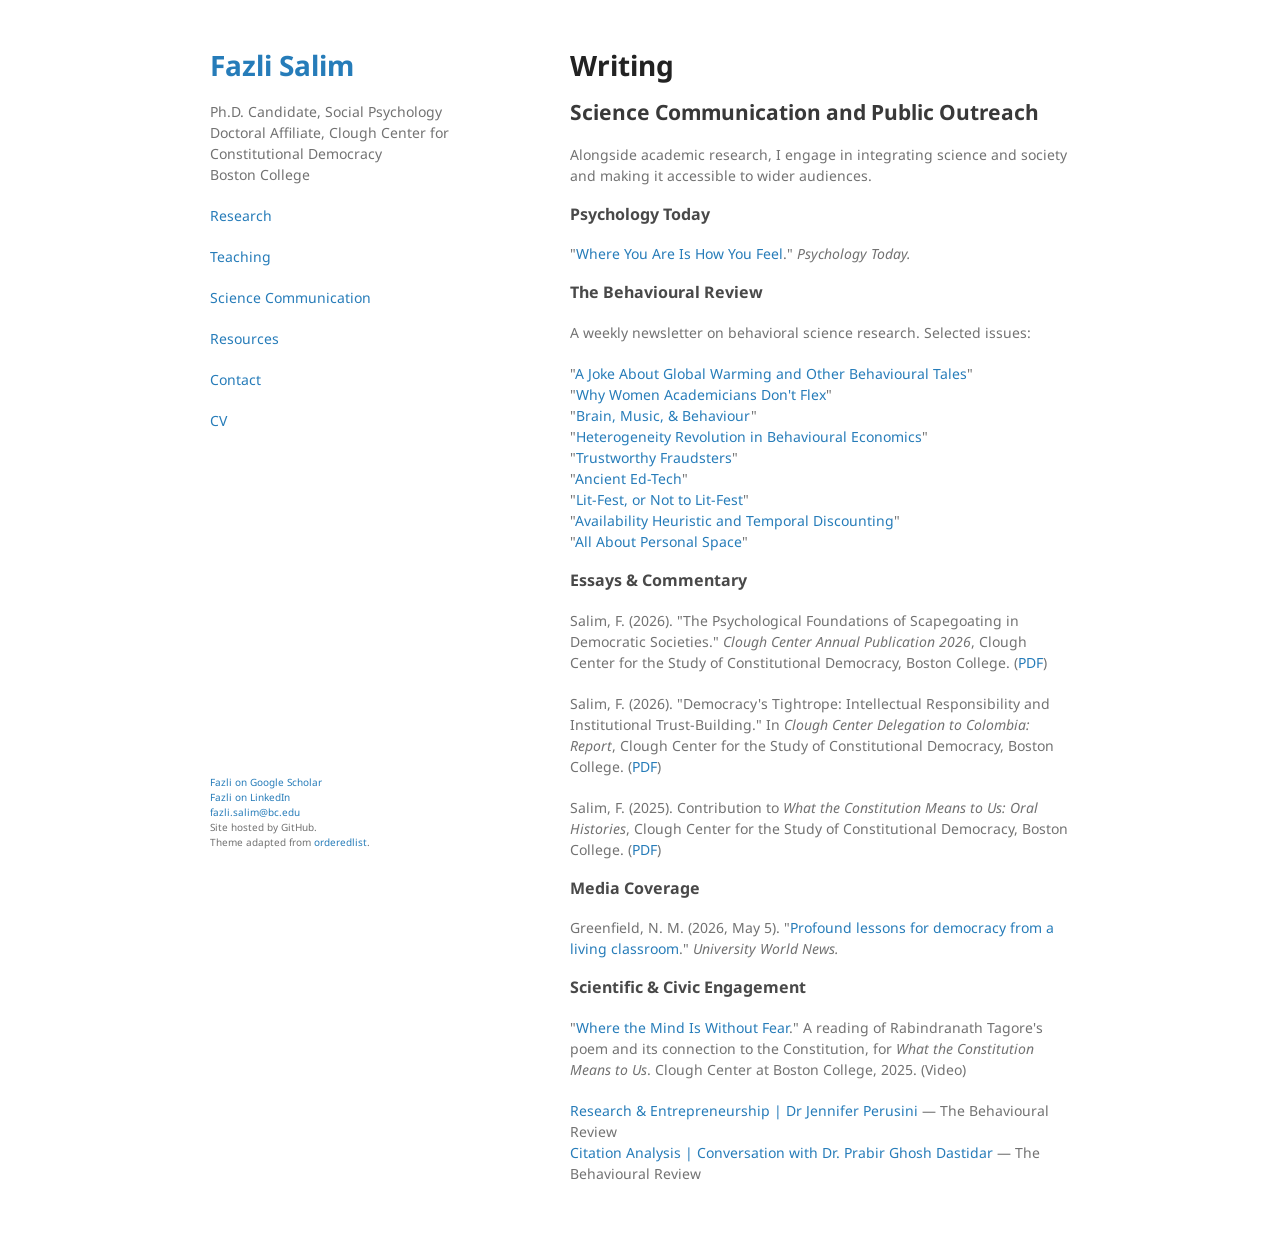
<file: writing.html>
<!DOCTYPE html>
<html lang="en">
<head>
<meta charset="UTF-8">
<meta name="viewport" content="width=device-width, initial-scale=1.0">
<title>Science Communication — Fazli Salim</title>
<link rel="preconnect" href="https://fonts.googleapis.com">
<link rel="preconnect" href="https://fonts.gstatic.com" crossorigin>
<link href="https://fonts.googleapis.com/css2?family=Noto+Sans:ital,wght@0,400;0,700;1,400;1,700&display=swap" rel="stylesheet">
<link rel="stylesheet" href="style.css">
</head>
<body>
<div class="wrapper">

<div class="sidebar">
<header>
  <h1><a href="index.html">Fazli Salim</a></h1>
  <p>
    Ph.D. Candidate, Social Psychology <br>
    Doctoral Affiliate, Clough Center for Constitutional Democracy<br>
    Boston College
  </p>
  <ul class="nav">
    <li><a href="index.html">Research</a></li>
    <li><a href="teaching.html">Teaching</a></li>
    <li><a href="writing.html" aria-current="page">Science Communication</a></li>
    <li><a href="resources.html">Resources</a></li>
    <li><a href="contact.html">Contact</a></li>
    <li><a href="mailto:fazli.salim@bc.edu">CV</a></li>
  </ul>
</header>

<footer>
  <p><a href="https://scholar.google.com/citations?user=O1HHYOkAAAAJ&amp;hl=en" target="_blank" rel="noopener">Fazli on Google Scholar</a></p>
  <p><a href="https://linkedin.com/in/fazlisalim" target="_blank" rel="noopener">Fazli on LinkedIn</a></p>
  <p><a href="mailto:fazli.salim@bc.edu">fazli.salim@bc.edu</a></p>
  <p>Site hosted by GitHub.</p>
  <p>Theme adapted from <a href="https://github.com/orderedlist/minimal" target="_blank" rel="noopener">orderedlist</a>.</p>
</footer>
</div>

<section>

<h1>Writing</h1>
  

  <h2>Science Communication and Public Outreach</h2>

<p>Alongside academic research, I engage in integrating science and society and making it accessible to wider audiences.</p>

<h3>Psychology Today</h3>

<p>"<a href="https://www.psychologytoday.com/us/blog/non-weird-science/202303/where-you-are-is-how-you-feel" target="_blank" rel="noopener">Where You Are Is How You Feel</a>." <em>Psychology Today.</em></p>

<h3>The Behavioural Review</h3>

<p>A weekly newsletter on behavioral science research. Selected issues:</p>

<p>
"<a href="https://drive.google.com/file/d/10IZvJXyzf12D5dYTKdpeTOw2nNB5sj63/view" target="_blank" rel="noopener">A Joke About Global Warming and Other Behavioural Tales</a>"<br>
"<a href="https://drive.google.com/file/d/1JWSY6QdGZOm6TW5hm2eKd22lj875VZTZ/view" target="_blank" rel="noopener">Why Women Academicians Don't Flex</a>"<br>
"<a href="https://drive.google.com/file/d/1mm67MdAr0yj56zRaLcWulEF7dcvlIb0N/view" target="_blank" rel="noopener">Brain, Music, &amp; Behaviour</a>"<br>
"<a href="https://drive.google.com/file/d/1RBae_mrd-XUkiOS18Xn2xJLqP-EXdYVg/view" target="_blank" rel="noopener">Heterogeneity Revolution in Behavioural Economics</a>"<br>
"<a href="https://drive.google.com/file/d/1qpXBtTXQXDF_qReN3dbBSw9TJLcljBaT/view" target="_blank" rel="noopener">Trustworthy Fraudsters</a>"<br>
"<a href="https://drive.google.com/file/d/1ek3QHywZJVSS9zpko99CesG4TG4LIo1s/view" target="_blank" rel="noopener">Ancient Ed-Tech</a>"<br>
"<a href="https://drive.google.com/file/d/10OZTJ0DTfeT7RiVzHY1vbqzVEPS1ZEDw/view" target="_blank" rel="noopener">Lit-Fest, or Not to Lit-Fest</a>"<br>
"<a href="https://drive.google.com/file/d/10OZTJ0DTfeT7RiVzHY1vbqzVEPS1ZEDw/view" target="_blank" rel="noopener">Availability Heuristic and Temporal Discounting</a>"<br>
"<a href="https://drive.google.com/file/d/1ktKl6WmpGka2uMVpJr0IYzr22Womo4t1/view" target="_blank" rel="noopener">All About Personal Space</a>"
</p>

<h3>Essays &amp; Commentary</h3>

<p>Salim, F. (2026). "The Psychological Foundations of Scapegoating in Democratic Societies." <em>Clough Center Annual Publication 2026</em>, Clough Center for the Study of Constitutional Democracy, Boston College. (<a href="https://www.bc.edu/content/dam/bc1/centers/clough/spring-2026/Clough%20Center%20Annual%20Publication%202026%20R4.pdf" target="_blank" rel="noopener">PDF</a>)</p>

<p>Salim, F. (2026). "Democracy's Tightrope: Intellectual Responsibility and Institutional Trust-Building." In <em>Clough Center Delegation to Colombia: Report</em>, Clough Center for the Study of Constitutional Democracy, Boston College. (<a href="https://www.bc.edu/content/dam/bc1/centers/clough/annual_reports/colombia%20report.pdf" target="_blank" rel="noopener">PDF</a>)</p>

<p>Salim, F. (2025). Contribution to <em>What the Constitution Means to Us: Oral Histories</em>, Clough Center for the Study of Constitutional Democracy, Boston College. (<a href="https://www.bc.edu/content/dam/bc1/centers/clough/spring-2026/2025%20WTCM2U%20Oral%20History.pdf" target="_blank" rel="noopener">PDF</a>)</p>


<h3>Media Coverage</h3>

<p>Greenfield, N. M. (2026, May 5). "<a href="https://www.universityworldnews.com/post.php?story=20260504091140123" target="_blank" rel="noopener">Profound lessons for democracy from a living classroom</a>." <em>University World News.</em> </p>


<h3>Scientific & Civic Engagement</h3>
<p>"<a href="https://www.youtube.com/shorts/MHjvDxAmHV4" target="_blank" rel="noopener">Where the Mind Is Without Fear</a>." A reading of Rabindranath Tagore's poem and its connection to the Constitution, for <em>What the Constitution Means to Us</em>. Clough Center at Boston College, 2025. (Video)</p>

<p>
<a href="https://www.youtube.com/watch?v=us9tdEgDy3Q" target="_blank" rel="noopener">Research & Entrepreneurship | Dr Jennifer Perusini</a> — The Behavioural Review<br>
<a href="https://www.youtube.com/watch?v=AHJHlhd3nKk" target="_blank" rel="noopener">Citation Analysis | Conversation with Dr. Prabir Ghosh Dastidar </a> — The Behavioural Review
</p>

</section>

</div>
</body>
</html>
</file>
<file: style.css>
/* Modeled on the Minimal theme (pages-themes / orderedlist) used by jenpan.com */

body {
  background-color: #fff;
  margin: 0;
  padding: 50px;
  font: 14px/1.5 "Noto Sans", "Helvetica Neue", Helvetica, Arial, sans-serif;
  color: #727272;
  font-weight: 400;
}

h1, h2, h3, h4 { color: #222; margin: 0 0 20px; line-height: 1.1; font-weight: 700; }
h1 { font-size: 28px; }
h2 { font-size: 21px; color: #393939; }
h3 { font-size: 16px; color: #494949; }

p, ul, ol, table { margin: 0 0 20px; }

a { color: #267CB9; text-decoration: none; }
a:hover, a:focus { color: #069; }
a:focus-visible { outline: 2px solid #267CB9; outline-offset: 2px; }

.wrapper { width: 860px; margin: 0 auto; }

/* ---- Fixed left column: header at top, notes pinned to the bottom ---- */
.sidebar {
  position: fixed;
  top: 50px;
  bottom: 50px;
  width: 270px;
  display: flex;
  flex-direction: column;
  overflow-y: auto;
}
header h1 { margin-bottom: 20px; }
header ul.nav { list-style: none; padding: 0; margin: 0; }
header ul.nav li { margin: 0 0 20px; }

footer { margin-top: auto; padding-top: 20px; font-size: 10px; line-height: 1.5; }
footer p { margin: 0; }

/* ---- Right column ---- */
section {
  width: 500px;
  float: right;
  padding-bottom: 50px;
}

table.cv { width: 100%; border-collapse: collapse; }
table.cv td { padding: 0 0 8px; vertical-align: top; }
table.cv td.year { width: 72px; white-space: nowrap; }

/* ---- Tablets and phones: one column ---- */
@media print, screen and (max-width: 960px) {
  .wrapper { width: auto; margin: 0; display: flex; flex-direction: column; }
  .sidebar { display: contents; }
  header { order: 0; }
  section { order: 1; float: none; width: auto; border: 1px solid #e5e5e5; border-width: 1px 0; padding: 20px 0; margin: 0 0 20px; }
  footer { order: 2; margin-top: 0; padding-top: 0; }
  header ul.nav { margin-bottom: 20px; }
  header ul.nav li { display: inline-block; margin: 0 18px 10px 0; }
}

@media print, screen and (max-width: 480px) {
  body { padding: 15px; word-wrap: break-word; }
}

@media print {
  body { padding: 0.4in; font-size: 12pt; color: #444; }
}
</file>
